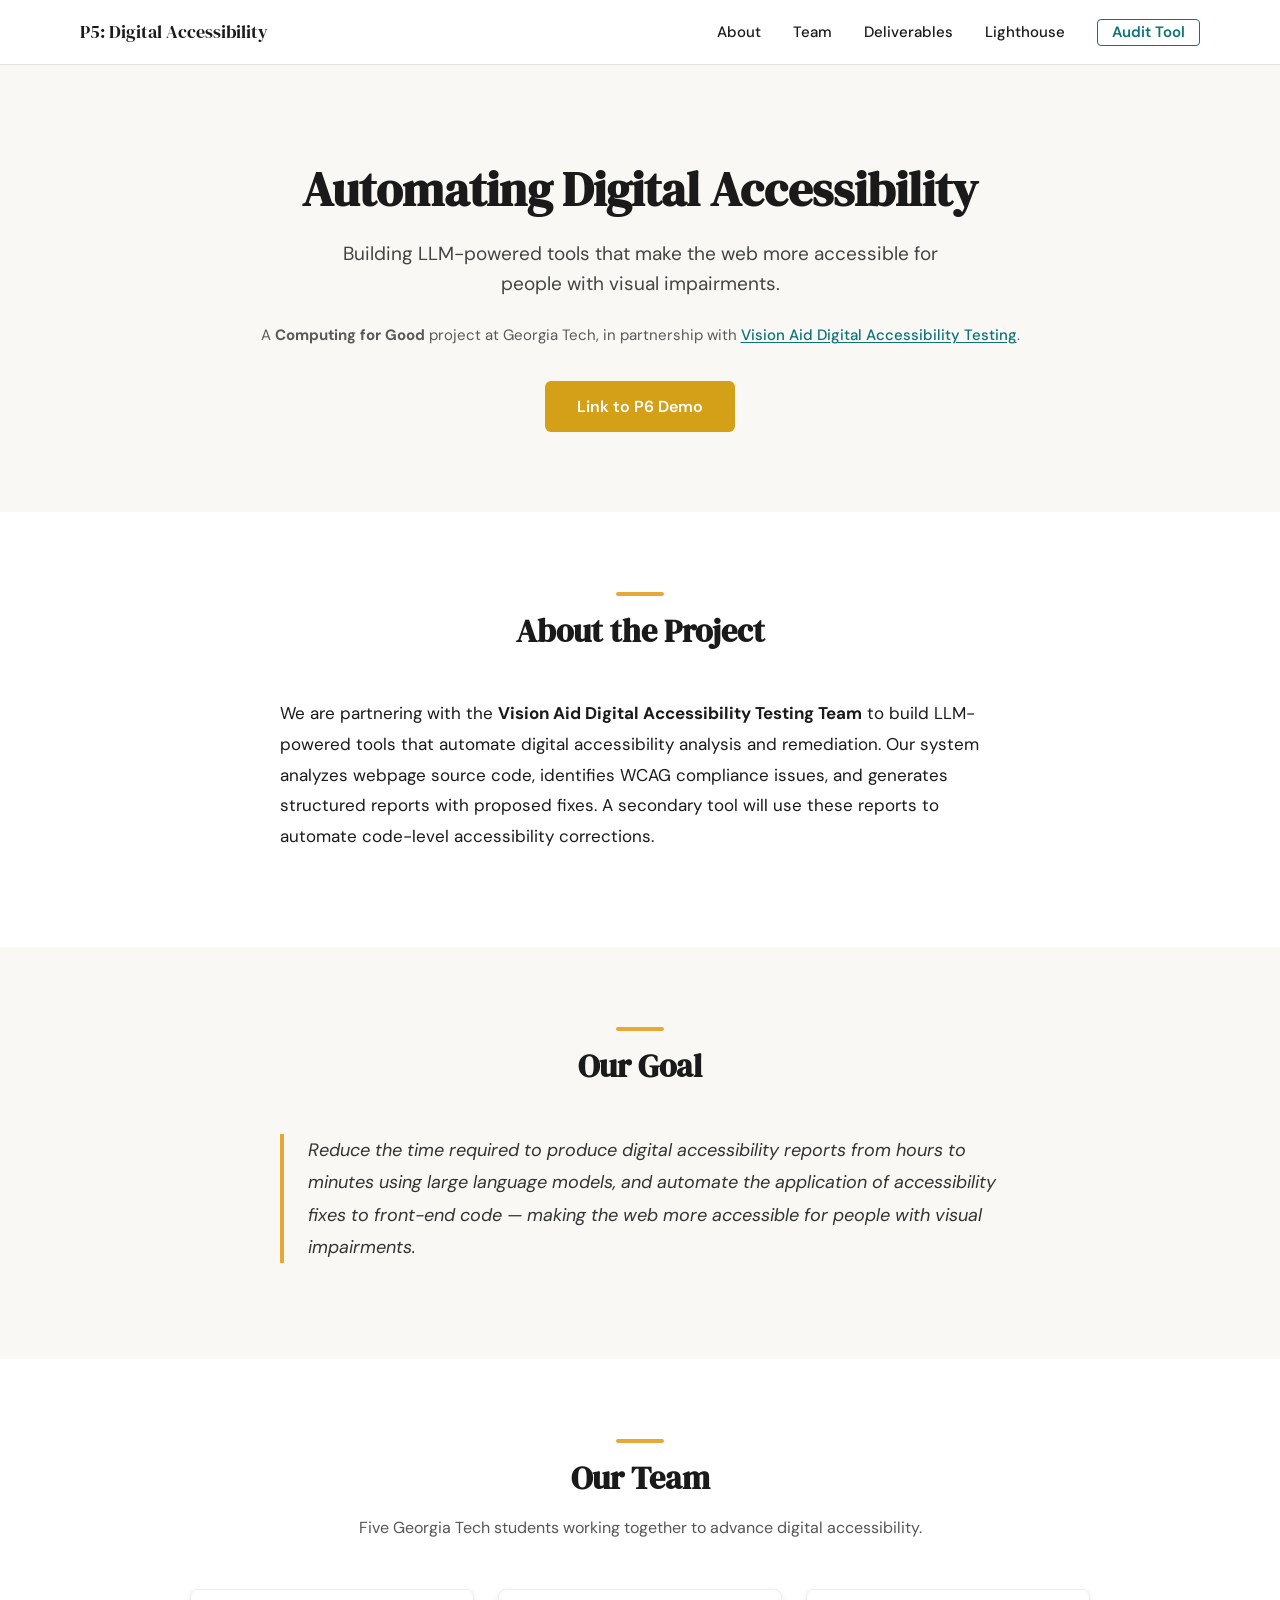
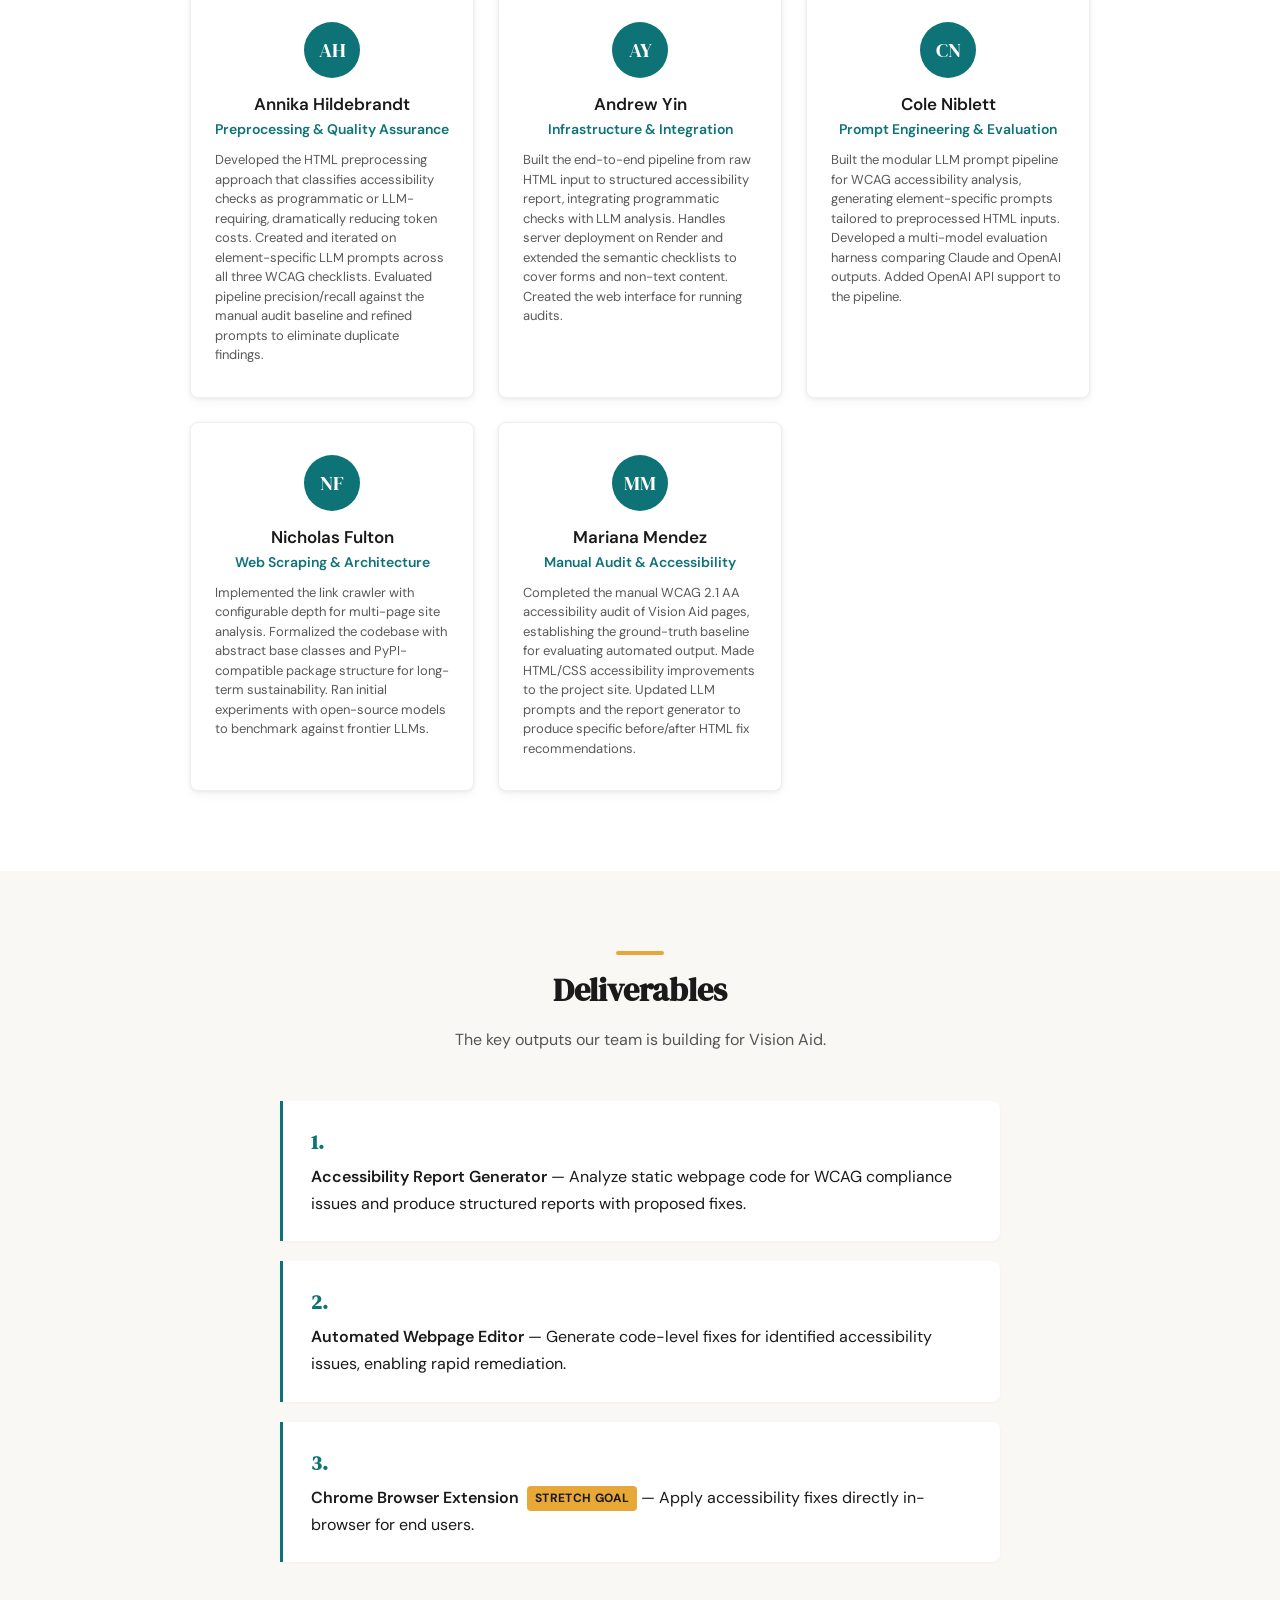
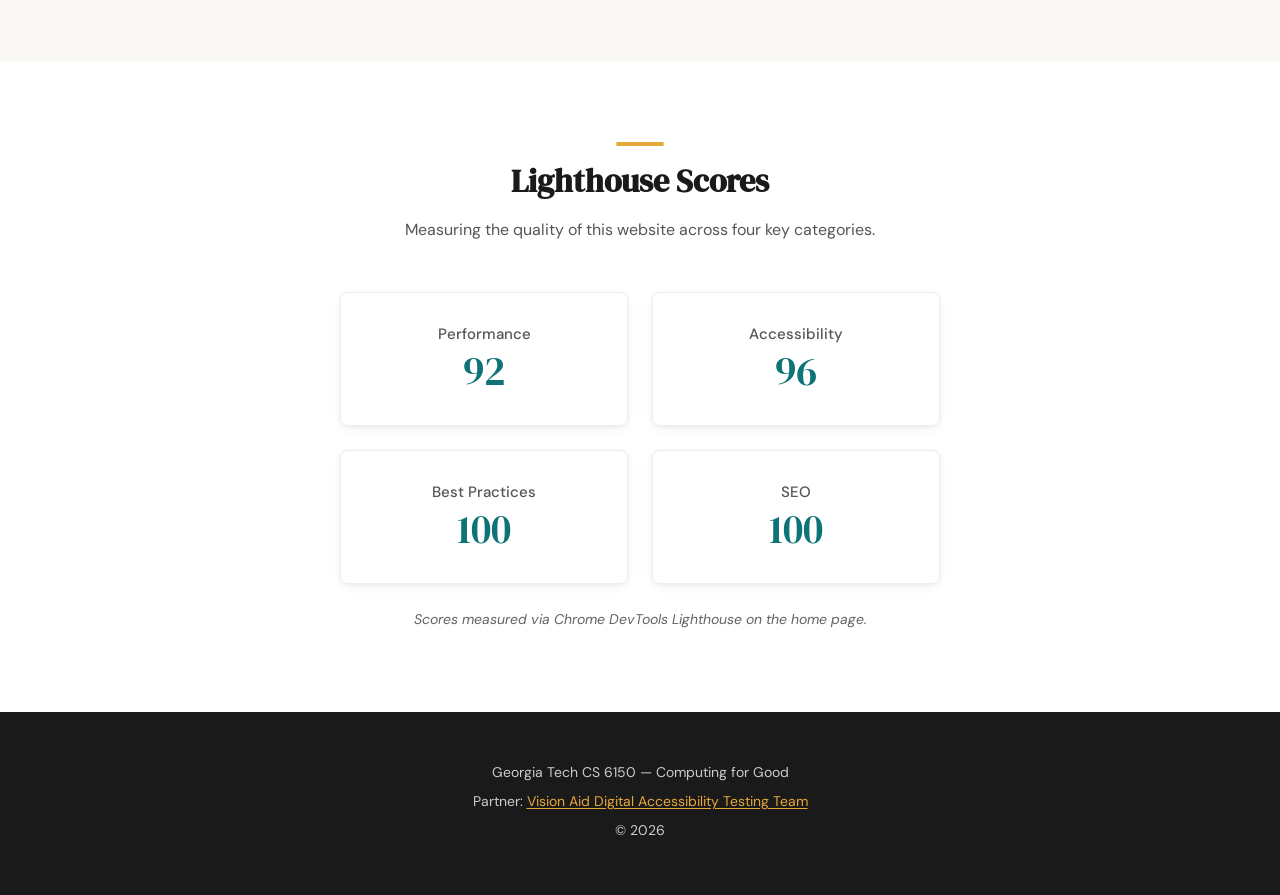
<file: index.html>
<!DOCTYPE html>
<html lang="en">
  <head>
    <meta charset="UTF-8" />
    <meta name="viewport" content="width=device-width, initial-scale=1" />
    <meta
      name="description"
      content="P5: Automating Digital Accessibility — a Georgia Tech C4G project partnering with Vision Aid to build LLM-powered tools for WCAG compliance analysis and automated accessibility remediation."
    />
    <meta name="robots" content="index, follow" />
    <title>P5: Automating Digital Accessibility | Georgia Tech C4G</title>

    <!-- Google Fonts -->
    <link rel="preconnect" href="https://fonts.googleapis.com" />
    <link rel="preconnect" href="https://fonts.gstatic.com" crossorigin />
    <link
      href="https://fonts.googleapis.com/css2?family=DM+Sans:wght@400;500;600;700&family=DM+Serif+Display&display=swap"
      rel="stylesheet"
    />

    <!-- Stylesheet -->
    <link rel="stylesheet" href="styles.css" />
  </head>
  <body>
    <!-- Skip to main content -->
    <a href="#main" class="skip-link">Skip to main content</a>

    <!-- Navigation -->
    <header class="navbar">
      <nav class="navbar-inner" aria-label="Primary navigation">
        <a href="#hero" class="navbar-brand" id="projectBrandLink"
          >P5: Digital Accessibility</a
        >
        <button
          class="hamburger"
          id="hamburgerBtn"
          aria-controls="navLinks"
          aria-expanded="false"
          aria-label="Open navigation menu"
        >
          <span class="hamburger-bar"></span>
          <span class="hamburger-bar"></span>
          <span class="hamburger-bar"></span>
        </button>
        <ul class="nav-links" id="navLinks">
          <li><a href="#about" class="project-nav-link">About</a></li>
          <li><a href="#team" class="project-nav-link">Team</a></li>
          <li>
            <a href="#deliverables" class="project-nav-link">Deliverables</a>
          </li>
          <li><a href="#lighthouse" class="project-nav-link">Lighthouse</a></li>
          <li>
            <button class="nav-audit-btn" id="auditTabBtn" aria-pressed="false">
              Audit Tool
            </button>
          </li>
        </ul>
      </nav>
    </header>

    <!-- Main Content -->
    <main id="main">
      <!-- ── Project content (hidden when Audit Tool tab is active) ── -->
      <div id="projectContent">
        <!-- Hero Section -->
        <section id="hero" class="hero" aria-labelledby="hero-heading">
          <div class="container">
            <h1 id="hero-heading">Automating Digital Accessibility</h1>
            <p class="hero-subtitle">
              Building LLM-powered tools that make the web more accessible for
              people with visual impairments.
            </p>
            <p class="hero-partner">
              A <strong>Computing for Good</strong> project at Georgia Tech, in
              partnership with
              <a href="https://dat.visionaid.org/"
                >Vision Aid Digital Accessibility Testing</a
              >.
            </p>
          </div>
          <div class="survey-container">
            <a
              href="https://gtvault-my.sharepoint.com/:v:/g/personal/ahildebrandt3_gatech_edu/IQCbVzYIh9afSqegy5lM89HQAVDxiCbNS8i6-nFzSI2Egkg?nav=eyJyZWZlcnJhbEluZm8iOnsicmVmZXJyYWxBcHAiOiJTdHJlYW1XZWJBcHAiLCJyZWZlcnJhbFZpZXciOiJTaGFyZURpYWxvZy1MaW5rIiwicmVmZXJyYWxBcHBQbGF0Zm9ybSI6IldlYiIsInJlZmVycmFsTW9kZSI6InZpZXcifX0%3D&e=eeJ0dG"
              class="survey-btn"
              target="_blank"
              rel="noopener noreferrer"
              >Link to P6 Demo</a
            >
          </div>
        </section>

        <!-- About Section -->
        <section id="about" aria-labelledby="about-heading">
          <div class="container">
            <div class="section-header">
              <div class="accent-bar" aria-hidden="true"></div>
              <h2 id="about-heading">About the Project</h2>
            </div>
            <div class="about-content">
              <p>
                We are partnering with the
                <strong>Vision Aid Digital Accessibility Testing Team</strong>
                to build LLM-powered tools that automate digital accessibility
                analysis and remediation. Our system analyzes webpage source
                code, identifies WCAG compliance issues, and generates
                structured reports with proposed fixes. A secondary tool will
                use these reports to automate code-level accessibility
                corrections.
              </p>
            </div>
          </div>
        </section>

        <!-- Goal Section -->
        <section id="goal" aria-labelledby="goal-heading">
          <div class="container">
            <div class="section-header">
              <div class="accent-bar" aria-hidden="true"></div>
              <h2 id="goal-heading">Our Goal</h2>
            </div>
            <div class="goal-content">
              <blockquote>
                <p>
                  Reduce the time required to produce digital accessibility
                  reports from hours to minutes using large language models, and
                  automate the application of accessibility fixes to front-end
                  code — making the web more accessible for people with visual
                  impairments.
                </p>
              </blockquote>
            </div>
          </div>
        </section>

        <!-- Team Section -->
        <section id="team" aria-labelledby="team-heading">
          <div class="container">
            <div class="section-header">
              <div class="accent-bar" aria-hidden="true"></div>
              <h2 id="team-heading">Our Team</h2>
              <p>
                Five Georgia Tech students working together to advance digital
                accessibility.
              </p>
            </div>
            <ul class="team-grid" role="list">
              <li class="team-card">
                <div class="team-card-initial" aria-hidden="true">AH</div>
                <h3>Annika Hildebrandt</h3>
                <p class="team-role">Preprocessing & Quality Assurance</p>
                <p class="team-desc">
                  Developed the HTML preprocessing approach that classifies
                  accessibility checks as programmatic or LLM-requiring,
                  dramatically reducing token costs. Created and iterated on
                  element-specific LLM prompts across all three WCAG checklists.
                  Evaluated pipeline precision/recall against the manual audit
                  baseline and refined prompts to eliminate duplicate findings.
                </p>
              </li>
              <li class="team-card">
                <div class="team-card-initial" aria-hidden="true">AY</div>
                <h3>Andrew Yin</h3>
                <p class="team-role">Infrastructure & Integration</p>
                <p class="team-desc">
                  Built the end-to-end pipeline from raw HTML input to
                  structured accessibility report, integrating programmatic
                  checks with LLM analysis. Handles server deployment on Render
                  and extended the semantic checklists to cover forms and
                  non-text content. Created the web interface for running
                  audits.
                </p>
              </li>
              <li class="team-card">
                <div class="team-card-initial" aria-hidden="true">CN</div>
                <h3>Cole Niblett</h3>
                <p class="team-role">Prompt Engineering & Evaluation</p>
                <p class="team-desc">
                  Built the modular LLM prompt pipeline for WCAG accessibility
                  analysis, generating element-specific prompts tailored to
                  preprocessed HTML inputs. Developed a multi-model evaluation
                  harness comparing Claude and OpenAI outputs. Added OpenAI API
                  support to the pipeline.
                </p>
              </li>
              <li class="team-card">
                <div class="team-card-initial" aria-hidden="true">NF</div>
                <h3>Nicholas Fulton</h3>
                <p class="team-role">Web Scraping & Architecture</p>
                <p class="team-desc">
                  Implemented the link crawler with configurable depth for
                  multi-page site analysis. Formalized the codebase with
                  abstract base classes and PyPI-compatible package structure
                  for long-term sustainability. Ran initial experiments with
                  open-source models to benchmark against frontier LLMs.
                </p>
              </li>
              <li class="team-card">
                <div class="team-card-initial" aria-hidden="true">MM</div>
                <h3>Mariana Mendez</h3>
                <p class="team-role">Manual Audit & Accessibility</p>
                <p class="team-desc">
                  Completed the manual WCAG 2.1 AA accessibility audit of Vision
                  Aid pages, establishing the ground-truth baseline for
                  evaluating automated output. Made HTML/CSS accessibility
                  improvements to the project site. Updated LLM prompts and the
                  report generator to produce specific before/after HTML fix
                  recommendations.
                </p>
              </li>
            </ul>
          </div>
        </section>

        <!-- Deliverables Section -->
        <section id="deliverables" aria-labelledby="deliverables-heading">
          <div class="container">
            <div class="section-header">
              <div class="accent-bar" aria-hidden="true"></div>
              <h2 id="deliverables-heading">Deliverables</h2>
              <p>The key outputs our team is building for Vision Aid.</p>
            </div>
            <ol class="deliverables-list">
              <li>
                <strong>Accessibility Report Generator</strong> — Analyze static
                webpage code for WCAG compliance issues and produce structured
                reports with proposed fixes.
              </li>
              <li>
                <strong>Automated Webpage Editor</strong> — Generate code-level
                fixes for identified accessibility issues, enabling rapid
                remediation.
              </li>
              <li>
                <strong>Chrome Browser Extension</strong
                ><span class="stretch">Stretch Goal</span> — Apply accessibility
                fixes directly in-browser for end users.
              </li>
            </ol>
          </div>
        </section>

        <!-- Lighthouse Scores Section -->
        <section id="lighthouse" aria-labelledby="lighthouse-heading">
          <div class="container">
            <div class="section-header">
              <div class="accent-bar" aria-hidden="true"></div>
              <h2 id="lighthouse-heading">Lighthouse Scores</h2>
              <p>
                Measuring the quality of this website across four key
                categories.
              </p>
            </div>
            <div class="lighthouse-grid" role="list">
              <div
                class="lighthouse-card"
                role="listitem"
                aria-label="Performance score: 92 out of 100"
              >
                <h3 aria-hidden="true">Performance</h3>
                <span class="lighthouse-score" aria-hidden="true">92</span>
              </div>
              <div
                class="lighthouse-card"
                role="listitem"
                aria-label="Accessibility score: 96 out of 100"
              >
                <h3 aria-hidden="true">Accessibility</h3>
                <span class="lighthouse-score" aria-hidden="true">96</span>
              </div>
              <div
                class="lighthouse-card"
                role="listitem"
                aria-label="Best Practices score: 100 out of 100"
              >
                <h3 aria-hidden="true">Best Practices</h3>
                <span class="lighthouse-score" aria-hidden="true">100</span>
              </div>
              <div
                class="lighthouse-card"
                role="listitem"
                aria-label="SEO score: 100 out of 100"
              >
                <h3 aria-hidden="true">SEO</h3>
                <span class="lighthouse-score" aria-hidden="true">100</span>
              </div>
            </div>
            <p class="lighthouse-note">
              Scores measured via Chrome DevTools Lighthouse on the home page.
            </p>
          </div>
        </section>
      </div>

      <section
        id="auditTool"
        class="audit-section"
        hidden
        aria-labelledby="audit-heading"
      >
        <div class="container">
          <div class="section-header">
            <div class="accent-bar" aria-hidden="true"></div>
            <h2 id="audit-heading">Accessibility Audit Tool</h2>
            <p>
              Provide an HTML file, or enter a URL to fetch and audit — with
              optional recursive crawling of nested pages.
            </p>
          </div>

          <form id="auditForm" class="audit-form" novalidate>
            <!-- Input mode selector -->
            <div
              class="audit-mode-group"
              role="group"
              aria-labelledby="auditModeLabel"
            >
              <p class="audit-mode-label" id="auditModeLabel">Input type</p>
              <div class="audit-mode-tabs">
                <label class="audit-mode-tab">
                  <input type="radio" name="auditMode" value="html" checked />
                  <span>HTML File</span>
                </label>
                <label class="audit-mode-tab">
                  <input type="radio" name="auditMode" value="url" />
                  <span>URL &#8212; Single Page</span>
                </label>
                <label class="audit-mode-tab">
                  <input type="radio" name="auditMode" value="url-nested" />
                  <span>URL &#8212; With Crawl</span>
                </label>
              </div>
            </div>

            <!-- HTML file input -->
            <div id="htmlInputSection">
              <div class="form-group">
                <label for="fileInput"
                  >HTML File
                  <span class="required-mark" aria-hidden="true">*</span
                  ><span class="sr-only">(required)</span></label
                >

                <div
                  class="drop-zone"
                  id="dropZone"
                  tabindex="0"
                  role="group"
                  aria-label="File upload area"
                >
                  <input
                    type="file"
                    id="fileInput"
                    accept=".html,.htm"
                    class="file-input-hidden"
                    aria-required="true"
                  />

                  <!-- Default state -->
                  <div id="dropZoneIdle">
                    <svg
                      class="drop-icon"
                      aria-hidden="true"
                      viewBox="0 0 24 24"
                      fill="none"
                      stroke="currentColor"
                      stroke-width="1.5"
                      stroke-linecap="round"
                      stroke-linejoin="round"
                    >
                      <path d="M12 16V4m0 0L8 8m4-4 4 4" />
                      <path d="M4 16v2a2 2 0 0 0 2 2h12a2 2 0 0 0 2-2v-2" />
                    </svg>
                    <p class="drop-label">
                      Drag an <code>.html</code> file here
                    </p>
                    <p class="drop-hint">
                      or
                      <button type="button" class="browse-link" id="browseBtn">
                        click to browse
                      </button>
                    </p>
                  </div>

                  <!-- File selected state -->
                  <div id="dropZoneFile" hidden>
                    <svg
                      class="drop-icon drop-icon--ok"
                      aria-hidden="true"
                      viewBox="0 0 24 24"
                      fill="none"
                      stroke="currentColor"
                      stroke-width="1.5"
                      stroke-linecap="round"
                      stroke-linejoin="round"
                    >
                      <path
                        d="M14 2H6a2 2 0 0 0-2 2v16a2 2 0 0 0 2 2h12a2 2 0 0 0 2-2V8z"
                      />
                      <polyline points="14 2 14 8 20 8" />
                      <polyline points="9 15 11 17 15 13" />
                    </svg>
                    <p class="drop-filename" id="dropFilename"></p>
                    <p class="drop-filesize" id="dropFilesize"></p>
                    <button
                      type="button"
                      class="file-clear-btn"
                      id="fileClearBtn"
                      aria-label="Remove file"
                    >
                      &#10005; Remove
                    </button>
                  </div>
                </div>

                <p
                  class="form-error"
                  id="fileError"
                  role="alert"
                  aria-live="assertive"
                  hidden
                ></p>

                <!-- Paste fallback -->
                <details class="paste-fallback">
                  <summary>Or paste HTML directly</summary>
                  <textarea
                    id="htmlInput"
                    rows="12"
                    placeholder="Paste the complete HTML source here…"
                    spellcheck="false"
                    autocomplete="off"
                    aria-label="Paste HTML source code"
                  ></textarea>
                </details>
              </div>
            </div>
            <!-- /#htmlInputSection -->

            <!-- URL input -->
            <div id="urlInputSection" hidden>
              <div class="form-group">
                <label for="urlInput"
                  >URL <span class="required-mark" aria-hidden="true">*</span
                  ><span class="sr-only">(required)</span></label
                >
                <input
                  type="url"
                  id="urlInput"
                  name="url"
                  placeholder="https://example.com/"
                  autocomplete="off"
                  aria-describedby="urlInputHint"
                />
                <p class="field-hint" id="urlInputHint">
                  The server fetches and audits this page.
                  <em>URL &#8212; With Crawl</em> also follows in-domain links
                  up to one level deep (max&nbsp;10 links per page).
                </p>
                <p
                  class="form-error"
                  id="urlError"
                  role="alert"
                  aria-live="assertive"
                  hidden
                ></p>
              </div>
            </div>

            <div class="form-row">
              <div class="form-group">
                <label for="apiKeyInput"
                  ><span id="apiKeyLabel">Anthropic API Key</span>
                  <span class="optional-mark">(optional)</span></label
                >
                <div class="api-key-row">
                  <input
                    type="password"
                    id="apiKeyInput"
                    name="api_key"
                    placeholder="sk-ant-api03-…"
                    autocomplete="off"
                    aria-describedby="apiKeyHint apiKeyValidateStatus"
                  />
                  <button
                    type="button"
                    id="toggleKeyBtn"
                    class="toggle-key-btn"
                    aria-label="Show API key"
                  >
                    <svg
                      id="eyeIcon"
                      aria-hidden="true"
                      viewBox="0 0 24 24"
                      fill="none"
                      stroke="currentColor"
                      stroke-width="1.5"
                      stroke-linecap="round"
                      stroke-linejoin="round"
                      width="20"
                      height="20"
                    >
                      <path d="M1 12s4-8 11-8 11 8 11 8-4 8-11 8-11-8-11-8z" />
                      <circle cx="12" cy="12" r="3" />
                    </svg>
                    <svg
                      id="eyeOffIcon"
                      aria-hidden="true"
                      viewBox="0 0 24 24"
                      fill="none"
                      stroke="currentColor"
                      stroke-width="1.5"
                      stroke-linecap="round"
                      stroke-linejoin="round"
                      width="20"
                      height="20"
                    >
                      <path
                        d="M17.94 17.94A10.07 10.07 0 0 1 12 20c-7 0-11-8-11-8a18.45 18.45 0 0 1 5.06-5.94"
                      />
                      <path
                        d="M9.9 4.24A9.12 9.12 0 0 1 12 4c7 0 11 8 11 8a18.5 18.5 0 0 1-2.16 3.19"
                      />
                      <line x1="1" y1="1" x2="23" y2="23" />
                    </svg>
                  </button>
                  <button
                    type="button"
                    id="validateKeyBtn"
                    class="validate-key-btn"
                    aria-label="Validate API key"
                  >
                    Validate
                  </button>
                </div>
                <p class="field-hint" id="apiKeyHint">
                  Without a key, only programmatic checks run. Never stored or
                  logged.
                </p>
                <p
                  class="key-validate-status"
                  id="apiKeyValidateStatus"
                  aria-live="polite"
                  hidden
                ></p>
              </div>

              <div class="form-group">
                <label for="modelSelect">Model</label>
                <select id="modelSelect" name="model">
                  <optgroup label="Claude (Anthropic)">
                    <option value="claude-haiku-4-5-20251001">
                      Claude Haiku 4.5 — faster, cheaper
                    </option>
                    <option value="claude-sonnet-4-20250514">
                      Claude Sonnet 4 — higher quality
                    </option>
                  </optgroup>
                  <optgroup label="OpenAI">
                    <option value="gpt-4o-mini">
                      GPT-4o mini — faster, cheaper
                    </option>
                    <option value="gpt-4o">GPT-4o — higher quality</option>
                    <option value="gpt-4.1-mini">
                      GPT-4.1 mini — faster, cheaper
                    </option>
                    <option value="gpt-4.1">GPT-4.1 — higher quality</option>
                  </optgroup>
                </select>
              </div>
            </div>

            <button type="submit" class="audit-btn" id="auditSubmitBtn">
              Run Audit
            </button>
            <p class="sr-only" id="auditStatus" role="status"></p>
          </form>

          <!-- Results area -->
          <div id="auditResults" class="audit-results" style="display: none">
            <div id="auditResultsContent" aria-live="polite"></div>
          </div>

          <div class="survey-container">
            <a
              href="https://docs.google.com/forms/d/e/1FAIpQLSdWsgKpL2cK6Y2v9uYgQ3UbfmJQKNWrcCA_0YoMXzZMEnLuYA/viewform?usp=header"
              class="survey-btn"
              target="_blank"
              rel="noopener noreferrer"
              >Share Your Feedback</a
            >
          </div>
        </div>
      </section>
      <!-- /#auditTool -->
    </main>

    <!-- Footer -->
    <footer class="site-footer">
      <div class="footer-inner container">
        <p>Georgia Tech CS 6150 — Computing for Good</p>
        <p>
          Partner:
          <a href="https://dat.visionaid.org/"
            >Vision Aid Digital Accessibility Testing Team</a
          >
        </p>
        <p>&copy; 2026</p>
      </div>
    </footer>

    <script>
      // ── Tab switching ──────────────────────────────────────────────────────────
      const auditTabBtn = document.getElementById("auditTabBtn");
      const projectContent = document.getElementById("projectContent");
      const auditTool = document.getElementById("auditTool");
      const brandLink = document.getElementById("projectBrandLink");

      function showAudit() {
        projectContent.hidden = true;
        auditTool.hidden = false;
        auditTabBtn.setAttribute("aria-pressed", "true");
        auditTabBtn.classList.add("active");
        window.scrollTo({ top: 0, behavior: "smooth" });
      }

      function showProject() {
        projectContent.hidden = false;
        auditTool.hidden = true;
        auditTabBtn.setAttribute("aria-pressed", "false");
        auditTabBtn.classList.remove("active");
      }

      auditTabBtn.addEventListener("click", () => {
        auditTool.hidden ? showAudit() : showProject();
      });

      brandLink.addEventListener("click", showProject);
      document.querySelectorAll(".project-nav-link").forEach((link) => {
        link.addEventListener("click", showProject);
      });

      // ── API key label switching based on model ────────────────────────────────
      const OPENAI_PREFIXES = ["gpt-", "o1", "o3", "o4"];
      function isOpenAIModel(model) {
        return OPENAI_PREFIXES.some((p) => model.startsWith(p));
      }

      const modelSelect = document.getElementById("modelSelect");
      const apiKeyLabel = document.getElementById("apiKeyLabel");
      const apiKeyInput = document.getElementById("apiKeyInput");

      function updateApiKeyField() {
        if (isOpenAIModel(modelSelect.value)) {
          apiKeyLabel.textContent = "OpenAI API Key";
          apiKeyInput.placeholder = "sk-…";
        } else {
          apiKeyLabel.textContent = "Anthropic API Key";
          apiKeyInput.placeholder = "sk-ant-api03-…";
        }
      }

      modelSelect.addEventListener("change", updateApiKeyField);

      // ── API key validation ────────────────────────────────────────────────────
      const validateKeyBtn = document.getElementById("validateKeyBtn");
      const apiKeyValidateStatus = document.getElementById(
        "apiKeyValidateStatus"
      );

      validateKeyBtn.addEventListener("click", async () => {
        const key = apiKeyInput.value.trim();
        if (!key) {
          apiKeyValidateStatus.hidden = false;
          apiKeyValidateStatus.className = "key-validate-status invalid";
          apiKeyValidateStatus.textContent = "Please enter an API key first.";
          return;
        }

        const provider = isOpenAIModel(modelSelect.value)
          ? "openai"
          : "anthropic";

        validateKeyBtn.disabled = true;
        apiKeyValidateStatus.hidden = false;
        apiKeyValidateStatus.className = "key-validate-status validating";
        apiKeyValidateStatus.textContent = "Validating\u2026";

        try {
          const resp = await fetch("/api/validate-key", {
            method: "POST",
            headers: { "Content-Type": "application/json" },
            body: JSON.stringify({ api_key: key, provider }),
          });
          const result = await resp.json();
          if (result.valid) {
            apiKeyValidateStatus.className = "key-validate-status valid";
            apiKeyValidateStatus.textContent = "\u2713 Valid API key";
          } else {
            apiKeyValidateStatus.className = "key-validate-status invalid";
            apiKeyValidateStatus.textContent =
              "\u2717 " + (result.error || "Invalid API key");
          }
        } catch {
          apiKeyValidateStatus.className = "key-validate-status invalid";
          apiKeyValidateStatus.textContent =
            "\u2717 Could not reach validation endpoint.";
        } finally {
          validateKeyBtn.disabled = false;
        }
      });

      // Clear validation status when the key is edited
      // API key show/hide toggle
      const toggleKeyBtn = document.getElementById("toggleKeyBtn");
      const eyeIcon = document.getElementById("eyeIcon");
      const eyeOffIcon = document.getElementById("eyeOffIcon");

      toggleKeyBtn.addEventListener("click", () => {
        const isPassword = apiKeyInput.type === "password";
        apiKeyInput.type = isPassword ? "text" : "password";
        toggleKeyBtn.classList.toggle("showing", isPassword);
        toggleKeyBtn.setAttribute(
          "aria-label",
          isPassword ? "Hide API key" : "Show API key"
        );
      });

      apiKeyInput.addEventListener("input", () => {
        apiKeyValidateStatus.hidden = true;
        apiKeyValidateStatus.textContent = "";
        apiKeyValidateStatus.className = "key-validate-status";
      });

      // Input mode switching
      const htmlInputSection = document.getElementById("htmlInputSection");
      const urlInputSection = document.getElementById("urlInputSection");

      document.querySelectorAll('input[name="auditMode"]').forEach((radio) => {
        radio.addEventListener("change", () => {
          const isHtml = radio.value === "html";
          htmlInputSection.hidden = !isHtml;
          urlInputSection.hidden = isHtml;
        });
      });

      function getAuditMode() {
        return document.querySelector('input[name="auditMode"]:checked').value;
      }

      // ── Drag-and-drop / file input ────────────────────────────────────────────
      let htmlFileContent = null;

      const dropZone = document.getElementById("dropZone");
      const fileInput = document.getElementById("fileInput");
      const browseBtn = document.getElementById("browseBtn");
      const fileClearBtn = document.getElementById("fileClearBtn");
      const dropZoneIdle = document.getElementById("dropZoneIdle");
      const dropZoneFile = document.getElementById("dropZoneFile");
      const dropFilename = document.getElementById("dropFilename");
      const dropFilesize = document.getElementById("dropFilesize");
      const fileError = document.getElementById("fileError");

      function showError(msg) {
        fileError.hidden = false;
        fileError.textContent = msg;
      }

      function clearError() {
        fileError.textContent = "";
        fileError.hidden = true;
      }

      function loadFile(file) {
        clearError();
        if (!file || !file.name.match(/\.html?$/i)) {
          showError("Please select an .html or .htm file.");
          return;
        }
        const reader = new FileReader();
        reader.onload = (ev) => {
          htmlFileContent = ev.target.result;
          dropFilename.textContent = file.name;
          dropFilesize.textContent = formatBytes(file.size);
          dropZoneIdle.hidden = true;
          dropZoneFile.hidden = false;
          dropZone.classList.add("has-file");
        };
        reader.readAsText(file, "utf-8");
      }

      function clearFile() {
        htmlFileContent = null;
        fileInput.value = "";
        dropZoneIdle.hidden = false;
        dropZoneFile.hidden = true;
        dropZone.classList.remove("has-file", "drag-over");
        clearError();
      }

      function formatBytes(n) {
        if (n < 1024) return n + " B";
        if (n < 1024 * 1024) return (n / 1024).toFixed(1) + " KB";
        return (n / (1024 * 1024)).toFixed(1) + " MB";
      }

      browseBtn.addEventListener("click", () => fileInput.click());
      fileClearBtn.addEventListener("click", clearFile);
      fileInput.addEventListener("change", () => {
        if (fileInput.files[0]) loadFile(fileInput.files[0]);
      });

      dropZone.addEventListener("keydown", (e) => {
        if ((e.key === "Enter" || e.key === " ") && !htmlFileContent) {
          e.preventDefault();
          fileInput.click();
        }
      });

      dropZone.addEventListener("dragover", (e) => {
        e.preventDefault();
        dropZone.classList.add("drag-over");
      });
      dropZone.addEventListener("dragleave", () =>
        dropZone.classList.remove("drag-over")
      );
      dropZone.addEventListener("drop", (e) => {
        e.preventDefault();
        dropZone.classList.remove("drag-over");
        if (e.dataTransfer.files[0]) loadFile(e.dataTransfer.files[0]);
      });

      document
        .getElementById("auditTool")
        .addEventListener("dragover", (e) => e.preventDefault());
      document.getElementById("auditTool").addEventListener("drop", (e) => {
        e.preventDefault();
        if (e.dataTransfer.files[0]) loadFile(e.dataTransfer.files[0]);
      });

      // ── Audit form submission ─────────────────────────────────────────────────
      document
        .getElementById("auditForm")
        .addEventListener("submit", async (e) => {
          e.preventDefault();
          clearError();
          const _urlErr = document.getElementById("urlError");
          if (_urlErr) {
            _urlErr.hidden = true;
            _urlErr.textContent = "";
          }

          const mode = getAuditMode();
          const model = document.getElementById("modelSelect").value;
          const keyValue = document.getElementById("apiKeyInput").value.trim();
          const keyField = isOpenAIModel(model) ? "openai_api_key" : "api_key";

          let endpoint, requestBody;
          if (mode === "html") {
            const htmlContent =
              htmlFileContent ||
              document.getElementById("htmlInput").value.trim();
            if (!htmlContent) {
              showError(
                "Please drop an HTML file or paste HTML before running the audit."
              );
              fileInput.focus();
              return;
            }
            endpoint = "/api/audit";
            requestBody = {
              html_content: htmlContent,
              [keyField]: keyValue,
              model,
            };
          } else {
            const urlVal = document.getElementById("urlInput").value.trim();
            if (!urlVal) {
              _urlErr.textContent =
                "Please enter a URL before running the audit.";
              _urlErr.hidden = false;
              document.getElementById("urlInput").focus();
              return;
            }
            endpoint =
              mode === "url-nested"
                ? "/api/audit/url/nested"
                : "/api/audit/url";
            requestBody = { url: urlVal, [keyField]: keyValue, model };
          }

          const submitBtn = document.getElementById("auditSubmitBtn");
          const resultsSection = document.getElementById("auditResults");
          const content = document.getElementById("auditResultsContent");

          submitBtn.disabled = true;
          submitBtn.textContent = "Running\u2026";
          document.getElementById("auditStatus").textContent =
            "Audit is running, please wait.";
          resultsSection.style.display = "none";
          content.innerHTML = "";

          // Show progress bar for all audit modes
          const isNested = mode === "url-nested";
          const initialMsg = isNested
            ? "Crawling pages\u2026"
            : "Starting audit\u2026";
          resultsSection.style.display = "block";
          content.innerHTML = `
            <div class="audit-progress" aria-hidden="true">
              <p class="progress-message" id="progressMessage">${initialMsg}</p>
              <div class="progress-bar-track" aria-hidden="true">
                <div class="progress-bar-fill" id="progressFill" style="width: 0%"></div>
              </div>
              <p class="progress-detail" id="progressDetail"></p>
            </div>
            <p class="sr-only" id="progressStatus" role="status" aria-live="polite" aria-atomic="true"></p>`;

          try {
            const res = await fetch(endpoint, {
              method: "POST",
              headers: { "Content-Type": "application/json" },
              body: JSON.stringify(requestBody),
            });

            // All endpoints now stream NDJSON
            const reader = res.body.getReader();
            const decoder = new TextDecoder();
            let buffer = "";
            let data = null;

            // Milestone tracking for screen reader announcements
            let llmAnnouncedStart = false;
            let llmAnnouncedHalf = false;

            function announceToSR(text) {
              const el = document.getElementById("progressStatus");
              if (!el) return;
              // Momentarily clear so identical consecutive messages re-trigger
              el.textContent = "";
              requestAnimationFrame(() => {
                el.textContent = text;
              });
            }

            while (true) {
              const { done, value } = await reader.read();
              if (done) break;
              buffer += decoder.decode(value, { stream: true });
              const lines = buffer.split("\n");
              buffer = lines.pop();
              for (const line of lines) {
                if (!line.trim()) continue;
                try {
                  const evt = JSON.parse(line);
                  if (evt.type === "progress") {
                    const msgEl = document.getElementById("progressMessage");
                    const detEl = document.getElementById("progressDetail");
                    const fillEl = document.getElementById("progressFill");

                    // ── Visual update (aria-hidden, updates freely) ──────────
                    if (evt.stage === "llm_progress") {
                      if (msgEl) msgEl.textContent = "LLM Analysis";
                      if (detEl)
                        detEl.textContent = evt.prompt_name
                          ? `${evt.prompt_name} (${evt.completed}/${evt.total})`
                          : "";
                    } else {
                      if (msgEl) msgEl.textContent = evt.message;
                      if (detEl) detEl.textContent = evt.page_url || "";
                    }

                    // ── Progress bar fill ────────────────────────────────────
                    if (fillEl) {
                      if (isNested && evt.page && evt.total_pages) {
                        const pct =
                          evt.stage === "page_complete"
                            ? Math.round((evt.page / evt.total_pages) * 100)
                            : Math.round(
                                ((evt.page - 0.5) / evt.total_pages) * 100
                              );
                        fillEl.style.width = pct + "%";
                      } else if (!isNested) {
                        const stagePct = {
                          starting: 2,
                          fetching: 2,
                          fetch_complete: 10,
                          programmatic_complete: 20,
                          extraction_complete: 30,
                          report_generating: 95,
                          report_complete: 100,
                        }[evt.stage];
                        if (stagePct !== undefined) {
                          fillEl.style.width = stagePct + "%";
                        } else if (
                          evt.stage === "llm_progress" &&
                          evt.total > 0
                        ) {
                          const pct =
                            30 + Math.round((evt.completed / evt.total) * 65);
                          fillEl.style.width = pct + "%";
                        }
                      }
                    }

                    // ── Screen reader milestone announcements ────────────────
                    // Only announce at key milestones — not every visual update.
                    if (evt.stage === "llm_progress") {
                      if (!llmAnnouncedStart) {
                        llmAnnouncedStart = true;
                        announceToSR("Running LLM analysis");
                      } else if (
                        !llmAnnouncedHalf &&
                        evt.total > 0 &&
                        evt.completed >= Math.ceil(evt.total / 2)
                      ) {
                        llmAnnouncedHalf = true;
                        announceToSR("LLM analysis halfway complete");
                      }
                    } else if (evt.stage === "programmatic_complete") {
                      announceToSR(evt.message);
                    } else if (evt.stage === "report_generating") {
                      announceToSR("Generating report");
                    } else if (evt.stage === "crawl_complete") {
                      announceToSR(evt.message);
                    } else if (
                      evt.stage === "auditing_page" &&
                      evt.page &&
                      evt.total_pages
                    ) {
                      announceToSR(
                        `Auditing page ${evt.page} of ${evt.total_pages}`
                      );
                    }
                  } else if (evt.type === "result") {
                    data = evt;
                  }
                } catch (_) {}
              }
            }
            if (buffer.trim()) {
              try {
                const evt = JSON.parse(buffer);
                if (evt.type === "result") data = evt;
              } catch (_) {}
            }
            if (!data) throw new Error("No result received from server");

            if (!data.success)
              throw new Error(data.error || "Unknown error from server");

            content.innerHTML = renderResults(data);
            document.getElementById("auditStatus").textContent =
              "Audit complete. Results are shown below.";
            resultsSection.style.display = "block";

            // Wire up page tree node toggles
            content.querySelectorAll(".page-node-header").forEach((header) => {
              const toggle = () => {
                const node = header.closest(".page-node");
                const isOpen = node.classList.toggle("open");
                header.setAttribute("aria-expanded", String(isOpen));
                node.querySelector(":scope > .page-node-body").hidden = !isOpen;
              };
              header.addEventListener("click", toggle);
              header.addEventListener("keydown", (e) => {
                if (e.key === "Enter" || e.key === " ") {
                  e.preventDefault();
                  toggle();
                }
              });
            });

            // Wire up LLM accordion toggles
            content.querySelectorAll(".llm-prompt-header").forEach((header) => {
              const toggle = () => {
                const prompt = header.closest(".llm-prompt");
                const isOpen = prompt.classList.toggle("open");
                header.setAttribute("aria-expanded", String(isOpen));
                prompt.querySelector(".llm-prompt-body").hidden = !isOpen;
              };
              header.addEventListener("click", toggle);
              header.addEventListener("keydown", (e) => {
                if (e.key === "Enter" || e.key === " ") {
                  e.preventDefault();
                  toggle();
                }
              });
            });

            // Wire up CSV download
            const dlBtn = document.getElementById("downloadReportBtn");
            if (dlBtn) {
              dlBtn.addEventListener("click", () => {
                const blob = new Blob([data.csv_report], {
                  type: "text/csv;charset=utf-8;",
                });
                const url = URL.createObjectURL(blob);
                const a = document.createElement("a");
                a.href = url;
                a.download = `accessibility-report-${new Date()
                  .toISOString()
                  .slice(0, 10)}.csv`;
                a.click();
                URL.revokeObjectURL(url);
              });
            }
          } catch (err) {
            document.getElementById("auditStatus").textContent =
              "Audit failed. See error details below.";
            content.innerHTML = `
          <div class="audit-error" role="alert">
            <strong>Could not reach the audit server.</strong><br>
            ${esc(err.message)}<br><br>
            Make sure the server is running:
            <code>python entry_points/api_server.py</code>
          </div>`;
            resultsSection.style.display = "block";
          } finally {
            submitBtn.disabled = false;
            submitBtn.textContent = "Run Audit";
            document.getElementById("auditStatus").textContent = "";
          }
        });

      // ── Helpers ───────────────────────────────────────────────────────────────

      function esc(str) {
        return String(str)
          .replace(/&/g, "&amp;")
          .replace(/</g, "&lt;")
          .replace(/>/g, "&gt;")
          .replace(/"/g, "&quot;");
      }

      function extractIssues(parsed) {
        if (!parsed) return [];
        if (Array.isArray(parsed)) return parsed;
        for (const key of ["issues", "findings", "problems", "violations"]) {
          if (Array.isArray(parsed[key])) return parsed[key];
        }
        return [];
      }

      function issueCount(parsed) {
        const issues = extractIssues(parsed);
        if (issues.length > 0) return issues.length;
        if (parsed && typeof parsed === "object") {
          return Object.entries(parsed).filter(
            ([k, v]) => k.startsWith("is_") && v === false
          ).length;
        }
        return 0;
      }

      function statCard(value, label) {
        return `<div class="summary-stat">
        <span class="stat-num">${esc(String(value))}</span>
        <span class="stat-label">${esc(label)}</span>
      </div>`;
      }

      // ── LLM result formatting ─────────────────────────────────────────────────

      function renderIssueCard(item) {
        if (typeof item === "string")
          return `<div class="issue-card"><p class="issue-desc">${esc(
            item
          )}</p></div>`;
        if (typeof item !== "object" || item === null)
          return `<div class="issue-card"><p>${esc(String(item))}</p></div>`;

        const shown = new Set();
        let html = '<div class="issue-card">';

        for (const k of [
          "issue",
          "problem",
          "description",
          "reason",
          "text",
          "finding",
        ]) {
          if (item[k]) {
            html += `<p class="issue-desc">${esc(item[k])}</p>`;
            shown.add(k);
            break;
          }
        }

        for (const k of ["element", "selector", "xpath", "path", "tag"]) {
          if (item[k]) {
            html += `<code class="issue-element">${esc(item[k])}</code>`;
            shown.add(k);
            break;
          }
        }

        for (const k of [
          "recommended_fix",
          "recommendation",
          "suggestion",
          "fix",
          "remedy",
          "proposed_fix",
        ]) {
          if (item[k]) {
            html += `<p class="issue-fix"><strong>Fix:</strong> ${esc(
              item[k]
            )}</p>`;
            shown.add(k);
            break;
          }
        }

        if (item.impact && !shown.has("impact")) {
          const lvl = item.impact.toLowerCase();
          html += `<span class="impact-badge impact-${lvl}">${esc(
            item.impact
          )}</span>`;
          shown.add("impact");
        }

        const rest = Object.entries(item).filter(([k]) => !shown.has(k));
        if (rest.length) {
          html += '<dl class="issue-meta">';
          for (const [k, v] of rest) {
            const val = typeof v === "string" ? v : JSON.stringify(v);
            html += `<dt>${esc(k)}</dt><dd>${esc(val)}</dd>`;
          }
          html += "</dl>";
        }

        html += "</div>";
        return html;
      }

      function renderObjectResponse(parsed) {
        let html = '<div class="llm-object">';
        for (const [key, val] of Object.entries(parsed)) {
          if (typeof val === "boolean") {
            const ok = val;
            html += `<div class="llm-obj-row">
            <span class="check-icon ${
              ok ? "check-ok" : "check-fail"
            }" aria-label="${ok ? "pass" : "fail"}">${
              ok ? "\u2713" : "\u2717"
            }</span>
            <span class="llm-obj-key">${esc(key.replace(/_/g, " "))}</span>
          </div>`;
          } else if (Array.isArray(val)) {
            if (val.length === 0) {
              html += `<div class="llm-obj-row">
              <span class="check-icon check-ok" aria-label="pass">\u2713</span>
              <span class="llm-obj-key">${esc(key.replace(/_/g, " "))}</span>
              <span class="llm-obj-empty">none</span>
            </div>`;
            } else {
              html += `<div class="llm-obj-section">
              <p class="llm-obj-section-label">${esc(
                key.replace(/_/g, " ")
              )} (${val.length})</p>`;
              html += val
                .map((v) =>
                  typeof v === "object"
                    ? renderIssueCard(v)
                    : `<div class="issue-card"><p class="issue-desc">${esc(
                        String(v)
                      )}</p></div>`
                )
                .join("");
              html += "</div>";
            }
          } else if (typeof val === "string" && val) {
            html += `<div class="llm-obj-row llm-obj-string">
            <span class="llm-obj-key">${esc(key.replace(/_/g, " "))}</span>
            <span class="llm-obj-val">${esc(val)}</span>
          </div>`;
          }
        }
        html += "</div>";
        return html;
      }

      function renderLLMBody(parsed) {
        if (!parsed) return '<p class="llm-empty">No response data.</p>';
        if (parsed.raw) return `<pre class="llm-json">${esc(parsed.raw)}</pre>`;
        if (Array.isArray(parsed)) {
          return parsed.length === 0
            ? '<p class="llm-empty">\u2713 No issues found.</p>'
            : parsed.map(renderIssueCard).join("");
        }
        return renderObjectResponse(parsed);
      }

      // ── Shared per-page content renderer ─────────────────────────────────────
      // Renders programmatic findings table + LLM accordion for one page's data.
      // headingTag: "h3" for single-page, "h4" for tree nodes.

      function renderPageContent(progFindings, llmResults, headingTag) {
        const tag = headingTag || "h3";
        let html = "";

        html += `<div class="findings-section">`;
        html += `<${tag}>Programmatic Findings <span class="findings-count">${progFindings.length}</span></${tag}>`;
        if (progFindings.length === 0) {
          html +=
            '<p class="findings-empty">\u2713 No programmatic issues found.</p>';
        } else {
          html +=
            '<div class="findings-table-wrapper"><table class="findings-table"><thead><tr><th scope="col">Rule ID</th><th scope="col">Rule Name</th><th scope="col">Description</th></tr></thead><tbody>';
          for (const f of progFindings) {
            html += `<tr>
              <td><code class="rule-id">${esc(f.rule_id || "")}</code></td>
              <td>${esc(f.rule_name || "")}</td>
              <td>${esc(f.description || "")}</td>
            </tr>`;
          }
          html += "</tbody></table></div>";
        }
        html += "</div>";

        const llmEntries = Object.entries(llmResults || {});
        if (llmEntries.length > 0) {
          html += '<div class="findings-section">';
          html += `<${tag}>LLM Analysis <span class="findings-count">${
            llmEntries.length
          } prompt${llmEntries.length !== 1 ? "s" : ""}</span></${tag}>`;
          html += '<div class="llm-findings">';
          for (const [name, result] of llmEntries) {
            const wcag = (result.wcag_criteria || []).slice(0, 5);
            const issueN = issueCount(result.parsed);

            html += '<div class="llm-prompt">';
            html +=
              '<div class="llm-prompt-header" role="button" tabindex="0" aria-expanded="false">';
            html += `<span class="llm-prompt-name">${esc(
              name.replace(/_/g, " ")
            )}</span>`;
            html += '<div class="llm-prompt-tags">';
            if (result.checklist)
              html += `<span class="llm-checklist-tag">${esc(
                result.checklist
              )}</span>`;
            for (const c of wcag)
              html += `<span class="wcag-tag">${esc(c)}</span>`;
            if (result.status === "dry_run") {
              html += '<span class="llm-badge dry-run">dry run</span>';
            } else if (issueN > 0) {
              html += `<span class="llm-badge has-issues">${issueN} issue${
                issueN !== 1 ? "s" : ""
              }</span>`;
            } else if (result.parsed) {
              html += '<span class="llm-badge pass">pass</span>';
            }
            html += "</div>";
            html +=
              '<svg class="llm-chevron" aria-hidden="true" viewBox="0 0 24 24" fill="none" stroke="currentColor" stroke-width="2.5" stroke-linecap="round" stroke-linejoin="round"><polyline points="6 9 12 15 18 9"/></svg>';
            html += "</div>";
            html += '<div class="llm-prompt-body" hidden>';
            html += renderLLMBody(result.parsed);
            html += "</div>";
            html += "</div>";
          }
          html += "</div>";
          html += "</div>";
        }

        return html;
      }

      // ── Recursive page tree node renderer ────────────────────────────────────

      function renderPageNode(pageUrl, tree, pageResults) {
        const result = (pageResults || {})[pageUrl] || {};
        const children = (tree || {})[pageUrl] || [];
        const progFindings = result.programmatic_findings || [];
        const llmResults = result.llm_results || {};
        const llmCount = Object.keys(llmResults).length;
        const issueTotal = progFindings.length + llmCount;

        const displayUrl = pageUrl.replace(/^https?:\/\//, "");

        let html = '<div class="page-node">';

        // Header (toggle)
        html +=
          '<div class="page-node-header" role="button" tabindex="0" aria-expanded="false">';
        html +=
          '<svg class="page-node-chevron" aria-hidden="true" viewBox="0 0 24 24" fill="none" stroke="currentColor" stroke-width="2.5" stroke-linecap="round" stroke-linejoin="round"><polyline points="6 9 12 15 18 9"/></svg>';
        html += `<span class="page-node-url" title="${esc(pageUrl)}">${esc(
          displayUrl
        )}</span>`;
        if (issueTotal > 0) {
          html += `<span class="page-node-badge has-issues">${issueTotal} issue${
            issueTotal !== 1 ? "s" : ""
          }</span>`;
        } else {
          html += '<span class="page-node-badge pass">pass</span>';
        }
        html += "</div>";

        // Body: findings for this page
        html += '<div class="page-node-body" hidden>';
        html += renderPageContent(progFindings, llmResults, "h4");
        html += "</div>";

        // Children (nested pages)
        if (children.length > 0) {
          html += '<div class="page-node-children">';
          for (const childUrl of children) {
            html += renderPageNode(childUrl, tree, pageResults);
          }
          html += "</div>";
        }

        html += "</div>";
        return html;
      }

      // ── Main results renderer ─────────────────────────────────────────────────

      function renderResults(data) {
        const s = data.summary;
        let html = "";

        html += '<div class="audit-summary">';
        html += statCard(s.programmatic_count, "Programmatic Issues");
        html += statCard(s.llm_prompts_run, "LLM Prompts Run");
        if (s.llm_prompts_skipped > 0)
          html += statCard(s.llm_prompts_skipped, "Prompts Skipped");
        if (s.pages && s.pages > 1) html += statCard(s.pages, "Pages Audited");
        if (s.estimated_cost_usd != null)
          html += statCard("$" + s.estimated_cost_usd.toFixed(4), "Est. Cost");
        html += "</div>";

        if (s.dry_run) {
          html +=
            '<p class="audit-notice">No API key provided \u2014 LLM analysis was skipped. Only programmatic findings are shown.</p>';
        }

        const isMultiPage =
          data.crawl_tree &&
          data.pages_audited &&
          data.pages_audited.length > 0;

        if (isMultiPage) {
          // Find root: the URL that is not a child of any other crawled URL
          const allChildren = new Set(Object.values(data.crawl_tree).flat());
          const rootUrl =
            Object.keys(data.crawl_tree).find((u) => !allChildren.has(u)) ||
            data.pages_audited[0];

          html += '<div class="page-tree">';
          html += renderPageNode(rootUrl, data.crawl_tree, data.page_results);
          html += "</div>";
        } else {
          html += renderPageContent(
            data.programmatic_findings || [],
            data.llm_results || {},
            "h3"
          );
        }

        if (data.csv_report) {
          const llmCount = Object.keys(data.llm_results || {}).length;
          const total = data.programmatic_findings.length + llmCount;
          html += `<div class="download-section">
          <p class="download-desc">Full report ready \u2014 ${total} findings across programmatic checks and ${llmCount} LLM prompts.</p>
          <button class="download-btn" id="downloadReportBtn">
            <svg aria-hidden="true" viewBox="0 0 24 24" fill="none" stroke="currentColor"
                 stroke-width="2" stroke-linecap="round" stroke-linejoin="round">
              <path d="M21 15v4a2 2 0 0 1-2 2H5a2 2 0 0 1-2-2v-4"/>
              <polyline points="7 10 12 15 17 10"/>
              <line x1="12" y1="15" x2="12" y2="3"/>
            </svg>
            Download Report (CSV)
          </button>
        </div>`;
        }

        return html;
      }
    </script>

    <!-- Hamburger menu toggle -->
    <script>
      (function () {
        var btn = document.getElementById("hamburgerBtn");
        var menu = document.getElementById("navLinks");
        btn.addEventListener("click", function () {
          var open = btn.getAttribute("aria-expanded") === "true";
          btn.setAttribute("aria-expanded", String(!open));
          btn.setAttribute(
            "aria-label",
            open ? "Open navigation menu" : "Close navigation menu"
          );
          menu.classList.toggle("nav-open", !open);
        });
        // Close menu when a link is clicked
        menu.addEventListener("click", function (e) {
          if (e.target.tagName === "A" || e.target.closest("a")) {
            btn.setAttribute("aria-expanded", "false");
            btn.setAttribute("aria-label", "Open navigation menu");
            menu.classList.remove("nav-open");
          }
        });
      })();
    </script>
  </body>
</html>
</file>
<file: styles.css>
/* ============================================
   P5: Automating Digital Accessibility
   Team Website Styles — WCAG-fixed
   ============================================ */

/* --- Reset & Base --- */
*,
*::before,
*::after {
  box-sizing: border-box;
  margin: 0;
  padding: 0;
}

html {
  scroll-behavior: smooth;
  scroll-padding-top: 72px;
}

body {
  font-family: 'DM Sans', sans-serif;
  color: #1A1A1A;
  background-color: #F9F8F5;
  line-height: 1.7;
  -webkit-font-smoothing: antialiased;
}

/* --- Skip Link --- */
.skip-link {
  position: absolute;
  top: -100%;
  left: 16px;
  background: #0D7377;
  color: #FFFFFF;
  padding: 8px 16px;
  border-radius: 0 0 4px 4px;
  z-index: 1000;
  font-weight: 500;
  text-decoration: none;
}

.skip-link:focus {
  top: 0;
}

/* --- Screen-reader-only utility (WCAG addition) --- */
.sr-only {
  position: absolute;
  width: 1px;
  height: 1px;
  padding: 0;
  margin: -1px;
  overflow: hidden;
  clip: rect(0, 0, 0, 0);
  white-space: nowrap;
  border: 0;
}

/* --- Focus Styles --- */
a:focus-visible,
button:focus-visible,
input:focus-visible,
select:focus-visible,
textarea:focus-visible {
  outline: 3px solid #E8A838;
  outline-offset: 2px;
  border-radius: 2px;
}

/* --- Typography --- */
h1, h2, h3 {
  font-family: 'DM Serif Display', serif;
  color: #1A1A1A;
  line-height: 1.2;
}

h2 {
  font-size: 2rem;
  margin-bottom: 1rem;
}

h3 {
  font-size: 1.25rem;
  margin-bottom: 0.5rem;
}

p {
  margin-bottom: 1rem;
}

a {
  color: #0D7377;
  text-decoration: underline;
  text-underline-offset: 2px;
}

a:hover {
  color: #0a5c5f;
}

/* --- Container --- */
.container {
  max-width: 1120px;
  margin: 0 auto;
  padding: 0 24px;
}

/* --- Navbar --- */
.navbar {
  position: sticky;
  top: 0;
  background: #FFFFFF;
  border-bottom: 1px solid #e5e4e1;
  z-index: 100;
  padding: 0 24px;
}

.navbar-inner {
  max-width: 1120px;
  margin: 0 auto;
  display: flex;
  align-items: center;
  justify-content: space-between;
  height: 64px;
}

.navbar-brand {
  font-family: 'DM Serif Display', serif;
  font-size: 1.125rem;
  color: #1A1A1A;
  text-decoration: none;
  white-space: nowrap;
}

.navbar-brand:hover {
  color: #0D7377;
}

.nav-links {
  display: flex;
  list-style: none;
  gap: 32px;
}

.nav-links a {
  text-decoration: none;
  color: #1A1A1A;
  font-size: 0.9375rem;
  font-weight: 500;
  padding: 4px 0;
  border-bottom: 2px solid transparent;
  transition: border-color 0.2s ease, color 0.2s ease;
}

.nav-links a:hover,
.nav-links a:focus-visible {
  color: #0D7377;
  border-bottom-color: #0D7377;
}

/* --- Hamburger Button --- */
.hamburger {
  display: none;
  flex-direction: column;
  justify-content: center;
  gap: 5px;
  background: none;
  border: none;
  cursor: pointer;
  padding: 8px;
  border-radius: 4px;
}

.hamburger-bar {
  display: block;
  width: 22px;
  height: 2px;
  background: #1A1A1A;
  border-radius: 2px;
  transition: transform 0.2s ease, opacity 0.2s ease;
}

.hamburger[aria-expanded="true"] .hamburger-bar:nth-child(1) {
  transform: translateY(7px) rotate(45deg);
}
.hamburger[aria-expanded="true"] .hamburger-bar:nth-child(2) {
  opacity: 0;
}
.hamburger[aria-expanded="true"] .hamburger-bar:nth-child(3) {
  transform: translateY(-7px) rotate(-45deg);
}

/* --- Hero --- */
.hero {
  padding: 96px 24px 80px;
  text-align: center;
  animation: fadeIn 0.8s ease-out;
}

.hero h1 {
  font-size: 3rem;
  margin-bottom: 1.25rem;
  max-width: 800px;
  margin-left: auto;
  margin-right: auto;
}

.hero-subtitle {
  font-size: 1.1875rem;
  max-width: 640px;
  margin: 0 auto 1.5rem;
  color: #444;
  line-height: 1.6;
}

.hero-partner {
  font-size: 0.9375rem;
  color: #595959;
}

.hero-partner a {
  color: #0D7377;
  font-weight: 500;
}

.survey-container {
  text-align: center;
  margin-top: 2rem;
}

.survey-btn {
  display: inline-block;
  padding: 12px 32px;
  background: #D4A017;
  color: #FFFFFF;
  font-family: 'DM Sans', sans-serif;
  font-size: 1rem;
  font-weight: 600;
  border-radius: 6px;
  text-decoration: none;
}

.survey-btn:hover {
  background: #b8890f;
}

.survey-btn:focus-visible {
  outline: 2px solid #0D7377;
  outline-offset: 2px;
}

@keyframes fadeIn {
  from {
    opacity: 0;
    transform: translateY(12px);
  }
  to {
    opacity: 1;
    transform: translateY(0);
  }
}

@media (prefers-reduced-motion: reduce) {
  *,
  *::before,
  *::after {
    animation-duration: 0.01ms !important;
    animation-iteration-count: 1 !important;
    transition-duration: 0.01ms !important;
    scroll-behavior: auto !important;
  }
}

/* --- Sections --- */
section {
  padding: 80px 24px;
}

section:nth-child(even) {
  background: #FFFFFF;
}

.section-header {
  text-align: center;
  margin-bottom: 48px;
}

.section-header p {
  max-width: 640px;
  margin: 0.75rem auto 0;
  color: #555;
}

.accent-bar {
  width: 48px;
  height: 4px;
  background: #E8A838;
  border-radius: 2px;
  margin: 0 auto 16px;
}

/* --- About Section --- */
.about-content {
  max-width: 720px;
  margin: 0 auto;
  font-size: 1.0625rem;
  line-height: 1.8;
}

/* --- Team Grid --- */
.team-grid {
  display: grid;
  grid-template-columns: repeat(3, 1fr);
  gap: 24px;
  max-width: 900px;
  margin: 0 auto;
  list-style: none;
  padding: 0;
}

.team-card {
  background: #FFFFFF;
  border-radius: 8px;
  padding: 32px 24px;
  text-align: center;
  box-shadow: 0 1px 4px rgba(0, 0, 0, 0.06), 0 4px 12px rgba(0, 0, 0, 0.04);
  border: 1px solid #f0efec;
}

.team-card-initial {
  width: 56px;
  height: 56px;
  border-radius: 50%;
  background: #0D7377;
  color: #FFFFFF;
  display: flex;
  align-items: center;
  justify-content: center;
  font-family: 'DM Serif Display', serif;
  font-size: 1.25rem;
  margin: 0 auto 16px;
}

.team-card h3 {
  font-family: 'DM Sans', sans-serif;
  font-size: 1.0625rem;
  font-weight: 600;
  margin-bottom: 4px;
}

.team-card .team-role {
  font-size: 0.875rem;
  color: #0D7377;
  font-weight: 600;
  margin-bottom: 8px;
}

.team-card .team-desc {
  font-size: 0.8125rem;
  color: #595959;
  line-height: 1.5;
  text-align: left;
  margin-bottom: 0;
}

/* --- Deliverables --- */
.deliverables-list {
  max-width: 720px;
  margin: 0 auto;
  list-style: none;
  counter-reset: deliverable;
}

.deliverables-list li {
  counter-increment: deliverable;
  padding: 24px 24px 24px 28px;
  border-left: 3px solid #0D7377;
  margin-bottom: 20px;
  background: #FFFFFF;
  border-radius: 0 8px 8px 0;
  box-shadow: 0 1px 3px rgba(0, 0, 0, 0.04);
}

.deliverables-list li::before {
  content: counter(deliverable) ".";
  font-family: 'DM Serif Display', serif;
  font-size: 1.25rem;
  color: #0D7377;
  font-weight: 700;
  display: block;
  margin-bottom: 4px;
}

.deliverables-list strong {
  font-weight: 600;
}

.deliverables-list .stretch {
  display: inline-block;
  background: #E8A838;
  color: #1A1A1A;
  font-size: 0.75rem;
  font-weight: 700;
  padding: 2px 8px;
  border-radius: 4px;
  margin-left: 8px;
  vertical-align: middle;
  text-transform: uppercase;
  letter-spacing: 0.03em;
}

/* --- Lighthouse Scores --- */
.lighthouse-grid {
  display: grid;
  grid-template-columns: repeat(2, 1fr);
  gap: 24px;
  max-width: 600px;
  margin: 0 auto 24px;
}

.lighthouse-card {
  background: #FFFFFF;
  border-radius: 8px;
  padding: 32px 24px;
  text-align: center;
  box-shadow: 0 1px 4px rgba(0, 0, 0, 0.06), 0 4px 12px rgba(0, 0, 0, 0.04);
  border: 1px solid #f0efec;
}

.lighthouse-card h3 {
  font-family: 'DM Sans', sans-serif;
  font-size: 0.9375rem;
  font-weight: 500;
  color: #555;
  margin-bottom: 8px;
}

.lighthouse-score {
  font-family: 'DM Serif Display', serif;
  font-size: 2.5rem;
  color: #0D7377;
  line-height: 1;
}

.lighthouse-note {
  text-align: center;
  font-size: 0.875rem;
  color: #636363;
  font-style: italic;
  max-width: 600px;
  margin: 0 auto;
}

/* --- Goal Section --- */
.goal-content {
  max-width: 720px;
  margin: 0 auto;
  font-size: 1.125rem;
  line-height: 1.8;
  text-align: center;
}

.goal-content blockquote {
  border-left: 4px solid #E8A838;
  padding-left: 24px;
  text-align: left;
  font-style: italic;
  color: #333;
}

/* --- Footer --- */
.site-footer {
  background: #1A1A1A;
  color: #ccc;
  padding: 48px 24px;
  text-align: center;
  font-size: 0.875rem;
  line-height: 1.8;
}

.site-footer a {
  color: #E8A838;
}

.site-footer a:hover {
  color: #f0bc5e;
}

.footer-inner p {
  margin-bottom: 0.25rem;
}

/* ============================================
   Responsive Breakpoints
   ============================================ */

@media (max-width: 768px) {
  .hero h1 { font-size: 2.25rem; }
  .hero { padding: 72px 24px 56px; }
  h2 { font-size: 1.75rem; }
  section { padding: 60px 24px; }
  .team-grid { grid-template-columns: repeat(2, 1fr); }
  .navbar-brand { font-size: 1rem; }
}

@media (max-width: 680px) {
  .hamburger { display: flex; }
  .nav-links {
    display: none;
    position: absolute;
    top: 100%;
    left: 0;
    right: 0;
    background: #FFFFFF;
    border-bottom: 1px solid #e5e4e1;
    flex-direction: column;
    gap: 0;
    padding: 8px 0;
    box-shadow: 0 4px 12px rgba(0,0,0,0.08);
  }
  .nav-links.nav-open { display: flex; }
  .nav-links li { width: 100%; }
  .nav-links a,
  .nav-links .nav-audit-btn {
    display: block;
    width: 100%;
    padding: 12px 24px;
    font-size: 1rem;
    border-bottom: none;
    border-radius: 0;
    text-align: left;
  }
  .nav-links .nav-audit-btn {
    border: none;
    color: #0D7377;
    font-weight: 600;
  }
  .navbar { position: sticky; }
  .navbar-inner { position: relative; }
}

@media (max-width: 480px) {
  .hero h1 { font-size: 1.75rem; }
  .hero-subtitle { font-size: 1rem; }
  .hero { padding: 56px 16px 48px; }
  h2 { font-size: 1.5rem; }
  section { padding: 48px 16px; }
  .team-grid { grid-template-columns: 1fr; }
  .lighthouse-grid { grid-template-columns: 1fr; }
  html { scroll-padding-top: 60px; }
  .deliverables-list li { padding: 20px 16px 20px 20px; }
}

/* ============================================
   Audit Tool Tab
   ============================================ */

.nav-audit-btn {
  background: none;
  border: 1.5px solid #0D7377;
  color: #0D7377;
  font-family: 'DM Sans', sans-serif;
  font-size: 0.9375rem;
  font-weight: 600;
  padding: 5px 14px;
  border-radius: 4px;
  cursor: pointer;
  transition: background 0.18s ease, color 0.18s ease;
  line-height: 1;
}

.nav-audit-btn:hover,
.nav-audit-btn.active {
  background: #0D7377;
  color: #FFFFFF;
}

.nav-audit-btn:focus-visible {
  outline: 3px solid #E8A838;
  outline-offset: 2px;
}

.audit-section {
  padding: 72px 24px 96px;
  min-height: calc(100vh - 64px);
}

/* --- Form --- */
.audit-form {
  max-width: 760px;
  margin: 0 auto;
}

.form-group {
  margin-bottom: 24px;
}

.form-group label {
  display: block;
  font-weight: 600;
  font-size: 0.9375rem;
  margin-bottom: 6px;
  color: #1A1A1A;
}

.required-mark {
  color: #c0392b;
  margin-left: 2px;
}

.optional-mark {
  font-weight: 400;
  color: #636363;
  font-size: 0.875em;
}

.form-group textarea,
.form-group input[type="password"],
.form-group input[type="text"],
.form-group input[type="url"],
.form-group select {
  width: 100%;
  font-family: 'DM Sans', sans-serif;
  font-size: 0.9375rem;
  color: #1A1A1A;
  background: #FFFFFF;
  border: 1.5px solid #d6d4d0;
  border-radius: 6px;
  padding: 10px 14px;
  transition: border-color 0.18s ease;
  box-sizing: border-box;
}

.form-group textarea {
  font-family: 'SFMono-Regular', 'Consolas', 'Liberation Mono', monospace;
  font-size: 0.8125rem;
  resize: vertical;
  min-height: 200px;
  line-height: 1.5;
}

.form-group textarea:focus,
.form-group input:focus,
.form-group select:focus {
  outline: none;
  border-color: #0D7377;
  box-shadow: 0 0 0 3px rgba(13, 115, 119, 0.15);
}

.form-row {
  display: grid;
  grid-template-columns: 3fr 2fr;
  gap: 24px;
}

.field-hint {
  font-size: 0.8125rem;
  color: #636363;
  margin: 6px 0 0;
}

/* --- API key row: input + toggle + validate button side by side --- */
.api-key-row {
  display: flex;
  gap: 8px;
  align-items: stretch;
}

.api-key-row input {
  flex: 1;
  min-width: 0;
}

/* --- Toggle key visibility button --- */
.toggle-key-btn {
  flex-shrink: 0;
  background: none;
  border: 1.5px solid #d6d4d0;
  border-radius: 6px;
  padding: 0 10px;
  cursor: pointer;
  display: flex;
  align-items: center;
  justify-content: center;
  color: #636363;
  transition: border-color 0.18s ease, color 0.18s ease;
}

.toggle-key-btn:hover {
  color: #1A1A1A;
  border-color: #999;
}

#eyeIcon {
  display: none;
}

.toggle-key-btn.showing #eyeOffIcon {
  display: none;
}

.toggle-key-btn.showing #eyeIcon {
  display: block;
}

/* --- Validate key button --- */
.validate-key-btn {
  flex-shrink: 0;
  padding: 0 16px;
  background: #0D7377;
  color: #fff;
  border: none;
  border-radius: 6px;
  font-family: 'DM Sans', sans-serif;
  font-size: 0.875rem;
  font-weight: 600;
  cursor: pointer;
  white-space: nowrap;
  transition: background 0.15s ease;
}

.validate-key-btn:hover {
  background: #0a5c60;
}

.validate-key-btn:focus-visible {
  outline: 3px solid rgba(13, 115, 119, 0.5);
  outline-offset: 2px;
}

.validate-key-btn:disabled {
  opacity: 0.6;
  cursor: not-allowed;
}

.key-validate-status {
  font-size: 0.8125rem;
  font-weight: 600;
  margin: 6px 0 0;
}

.key-validate-status.valid   { color: #1a7a1a; }
.key-validate-status.invalid { color: #b91c1c; }
.key-validate-status.validating { color: #636363; }

/* --- Impact badges on issue cards --- */
.impact-badge {
  display: inline-block;
  margin-top: 8px;
  padding: 2px 10px;
  border-radius: 12px;
  font-size: 0.75rem;
  font-weight: 700;
  letter-spacing: 0.03em;
  text-transform: uppercase;
}

.impact-critical  { background: #fde8e8; color: #991b1b; }
.impact-serious   { background: #fef3c7; color: #92400e; }
.impact-moderate  { background: #e0f2fe; color: #075985; }
.impact-minor     { background: #f0fdf4; color: #166534; }

/* --- Inline form error --- */
.form-error {
  color: #b91c1c;
  font-size: 0.875rem;
  font-weight: 500;
  margin: 8px 0 0;
  padding: 8px 12px;
  background: #fef2f2;
  border: 1px solid #fecaca;
  border-radius: 4px;
}

/* --- Input mode selector --- */
.audit-mode-group {
  margin-bottom: 28px;
}

.audit-mode-label {
  font-weight: 600;
  font-size: 0.9375rem;
  color: #1A1A1A;
  margin-bottom: 8px;
}

.audit-mode-tabs {
  display: flex;
  width: fit-content;
  border: 1.5px solid #d6d4d0;
  border-radius: 6px;
  overflow: hidden;
}

.audit-mode-tab {
  display: flex;
  align-items: center;
  cursor: pointer;
}

.audit-mode-tab input[type="radio"] {
  position: absolute;
  opacity: 0;
  width: 0;
  height: 0;
  pointer-events: none;
}

.audit-mode-tab span {
  display: block;
  padding: 8px 18px;
  font-size: 0.875rem;
  font-weight: 500;
  color: #555;
  background: #FFFFFF;
  border-right: 1.5px solid #d6d4d0;
  transition: background 0.15s ease, color 0.15s ease;
  white-space: nowrap;
  user-select: none;
}

.audit-mode-tab:last-child span { border-right: none; }
.audit-mode-tab:hover span { background: #f5f4f1; color: #1A1A1A; }
.audit-mode-tab input[type="radio"]:checked + span { background: #0D7377; color: #FFFFFF; }
.audit-mode-tab input[type="radio"]:focus-visible + span {
  outline: 3px solid #E8A838;
  outline-offset: -3px;
  border-radius: 0;
}

/* --- Drop zone --- */
.drop-zone {
  border: 2px dashed #c8c6c1;
  border-radius: 8px;
  padding: 36px 24px;
  text-align: center;
  cursor: pointer;
  transition: border-color 0.18s ease, background 0.18s ease;
  background: #FFFFFF;
  position: relative;
}

.drop-zone:hover,
.drop-zone:focus-within { border-color: #0D7377; background: #f4fafa; }
.drop-zone.drag-over { border-color: #0D7377; background: #edf6f6; box-shadow: 0 0 0 4px rgba(13, 115, 119, 0.12); }
.drop-zone.has-file { border-style: solid; border-color: #0D7377; background: #f4fafa; cursor: default; }

.file-input-hidden {
  position: absolute;
  inset: 0;
  opacity: 0;
  width: 100%;
  height: 100%;
  cursor: pointer;
  pointer-events: none;
}

.drop-icon {
  width: 36px;
  height: 36px;
  color: #636363;
  margin: 0 auto 12px;
  display: block;
  transition: color 0.18s ease;
}

.drop-zone:hover .drop-icon,
.drop-zone.drag-over .drop-icon { color: #0D7377; }
.drop-icon--ok { color: #0D7377; }

.drop-label {
  font-size: 0.9375rem;
  color: #444;
  margin: 0 0 6px;
}

.drop-label code {
  background: #f0efec;
  padding: 1px 5px;
  border-radius: 3px;
  font-size: 0.9em;
}

.drop-hint {
  font-size: 0.875rem;
  color: #636363;
  margin: 0;
}

.browse-link {
  background: none;
  border: none;
  color: #0D7377;
  font-size: inherit;
  font-family: inherit;
  cursor: pointer;
  padding: 0;
  text-decoration: underline;
  text-underline-offset: 2px;
}

.browse-link:hover { color: #0a5c5f; }

.drop-filename {
  font-weight: 600;
  font-size: 0.9375rem;
  color: #1A1A1A;
  margin: 0 0 4px;
  word-break: break-all;
}

.drop-filesize {
  font-size: 0.8125rem;
  color: #636363;
  margin: 0 0 14px;
}

.file-clear-btn {
  background: none;
  border: 1px solid #d0ceca;
  color: #555;
  font-family: 'DM Sans', sans-serif;
  font-size: 0.8125rem;
  padding: 4px 12px;
  border-radius: 4px;
  cursor: pointer;
  transition: border-color 0.15s ease, color 0.15s ease;
}

.file-clear-btn:hover { border-color: #c0392b; color: #c0392b; }

/* --- Paste fallback --- */
.paste-fallback { margin-top: 10px; }

.paste-fallback summary {
  font-size: 0.8125rem;
  color: #636363;
  cursor: pointer;
  user-select: none;
  padding: 4px 0;
  list-style: none;
  display: flex;
  align-items: center;
  gap: 6px;
}

.paste-fallback summary::before {
  content: '\25B6';
  font-size: 0.6rem;
  transition: transform 0.2s ease;
}

.paste-fallback[open] summary::before { transform: rotate(90deg); }
.paste-fallback summary:hover { color: #444; }

.paste-fallback textarea {
  width: 100%;
  margin-top: 10px;
  font-family: 'SFMono-Regular', 'Consolas', 'Liberation Mono', monospace;
  font-size: 0.8125rem;
  color: #1A1A1A;
  background: #FFFFFF;
  border: 1.5px solid #d6d4d0;
  border-radius: 6px;
  padding: 10px 14px;
  resize: vertical;
  min-height: 160px;
  line-height: 1.5;
  box-sizing: border-box;
  transition: border-color 0.18s ease;
}

.paste-fallback textarea:focus {
  outline: none;
  border-color: #0D7377;
  box-shadow: 0 0 0 3px rgba(13, 115, 119, 0.15);
}

/* --- Submit button --- */
.audit-btn {
  background: #0D7377;
  color: #FFFFFF;
  font-family: 'DM Sans', sans-serif;
  font-size: 1rem;
  font-weight: 600;
  border: none;
  border-radius: 6px;
  padding: 12px 32px;
  cursor: pointer;
  transition: background 0.18s ease, opacity 0.18s ease;
}

.audit-btn:hover { background: #0a5c5f; }
.audit-btn:disabled { opacity: 0.55; cursor: not-allowed; }
.audit-btn:focus-visible { outline: 3px solid #E8A838; outline-offset: 2px; }

/* --- Results --- */
.audit-results {
  max-width: 760px;
  margin: 48px auto 0;
}

.audit-summary {
  display: flex;
  flex-wrap: wrap;
  gap: 16px;
  margin-bottom: 32px;
}

.summary-stat {
  background: #FFFFFF;
  border: 1px solid #e8e6e2;
  border-radius: 8px;
  padding: 16px 20px;
  min-width: 120px;
  text-align: center;
  box-shadow: 0 1px 3px rgba(0,0,0,0.04);
}

.stat-num {
  display: block;
  font-family: 'DM Serif Display', serif;
  font-size: 1.75rem;
  color: #0D7377;
  line-height: 1;
  margin-bottom: 4px;
}

.stat-label {
  display: block;
  font-size: 0.8125rem;
  color: #636363;
}

.audit-notice {
  background: #f0f8ff;
  border: 1px solid #b8d9f0;
  border-radius: 6px;
  padding: 12px 16px;
  font-size: 0.9rem;
  color: #1a4d6e;
  margin-bottom: 24px;
}

/* --- Findings sections --- */
.findings-section { margin-bottom: 40px; }

.findings-section h3 {
  font-family: 'DM Sans', sans-serif;
  font-size: 1rem;
  font-weight: 600;
  color: #1A1A1A;
  margin-bottom: 14px;
  display: flex;
  align-items: center;
  gap: 10px;
}

.findings-count {
  background: #f0efec;
  color: #555;
  font-size: 0.75rem;
  font-weight: 600;
  padding: 2px 8px;
  border-radius: 10px;
}

.findings-empty {
  color: #636363;
  font-style: italic;
  font-size: 0.9rem;
  margin: 0;
}

/* --- Programmatic findings table --- */
.findings-table-wrapper {
  overflow-x: auto;
  border-radius: 6px;
  border: 1px solid #e8e6e2;
}

.findings-table {
  width: 100%;
  border-collapse: collapse;
  font-size: 0.875rem;
}

.findings-table thead th {
  background: #f5f4f1;
  font-weight: 600;
  text-align: left;
  padding: 10px 14px;
  color: #333;
  white-space: nowrap;
}

.findings-table tbody tr { border-top: 1px solid #f0efec; }
.findings-table tbody tr:hover { background: #faf9f7; }

.findings-table td {
  padding: 10px 14px;
  vertical-align: top;
  color: #333;
  line-height: 1.5;
}

.rule-id {
  font-size: 0.8125rem;
  background: #f0efec;
  padding: 2px 6px;
  border-radius: 3px;
  white-space: nowrap;
}

/* --- Download report section --- */
.download-section {
  margin-top: 40px;
  padding-top: 32px;
  border-top: 1px solid #e8e6e2;
  text-align: center;
}

.download-desc {
  font-size: 0.9375rem;
  color: #555;
  margin-bottom: 20px;
}

.download-btn {
  display: inline-flex;
  align-items: center;
  gap: 10px;
  background: #0D7377;
  color: #FFFFFF;
  font-family: 'DM Sans', sans-serif;
  font-size: 1rem;
  font-weight: 600;
  border: none;
  border-radius: 6px;
  padding: 14px 32px;
  cursor: pointer;
  transition: background 0.18s ease, transform 0.1s ease;
}

.download-btn:hover { background: #0a5c5f; transform: translateY(-1px); }
.download-btn:active { transform: translateY(0); }
.download-btn:focus-visible { outline: 3px solid #E8A838; outline-offset: 2px; }
.download-btn svg { width: 18px; height: 18px; flex-shrink: 0; }

/* --- LLM findings --- */
.llm-findings {
  display: flex;
  flex-direction: column;
  gap: 20px;
}

.llm-prompt {
  background: #FFFFFF;
  border: 1px solid #e8e6e2;
  border-radius: 8px;
  overflow: hidden;
}

.llm-prompt-header {
  display: flex;
  align-items: center;
  flex-wrap: wrap;
  gap: 10px;
  padding: 12px 18px;
  background: #f5f4f1;
  border-bottom: 1px solid #e8e6e2;
  cursor: pointer;
  user-select: none;
}

.llm-prompt-header:hover { background: #eceae6; }
.llm-prompt:not(.open) .llm-prompt-header { border-bottom-color: transparent; }

.llm-chevron {
  width: 16px;
  height: 16px;
  color: #636363;
  flex-shrink: 0;
  margin-left: 4px;
  transition: transform 0.2s ease;
}

.llm-prompt.open .llm-chevron { transform: rotate(180deg); }

.llm-prompt-name {
  font-weight: 600;
  font-size: 0.9375rem;
  color: #1A1A1A;
  text-transform: capitalize;
}

.llm-prompt-tags {
  display: flex;
  flex-wrap: wrap;
  gap: 6px;
  margin-left: auto;
}

.llm-checklist-tag {
  background: #e8f4f4;
  color: #0D7377;
  font-size: 0.75rem;
  font-weight: 600;
  padding: 2px 9px;
  border-radius: 10px;
  text-transform: uppercase;
  letter-spacing: 0.03em;
}

.wcag-tag {
  background: #f0efec;
  color: #555;
  font-size: 0.75rem;
  font-weight: 500;
  padding: 2px 8px;
  border-radius: 10px;
  font-family: 'SFMono-Regular', 'Consolas', monospace;
}

.llm-badge {
  font-size: 0.75rem;
  font-weight: 600;
  padding: 2px 9px;
  border-radius: 10px;
  text-transform: uppercase;
  letter-spacing: 0.03em;
}

.llm-badge.dry-run { background: #fff3cd; color: #7a5200; }
.llm-badge.has-issues { background: #fde8d4; color: #8a3a00; }
.llm-badge.pass { background: #d4f0ee; color: #0a5c5f; }

.llm-prompt-body { padding: 18px; }

/* --- Issue cards --- */
.issue-card {
  background: #fdfcfa;
  border: 1px solid #ede9e2;
  border-left: 3px solid #E8A838;
  border-radius: 0 6px 6px 0;
  padding: 14px 16px;
  margin-bottom: 10px;
}

.issue-card:last-child { margin-bottom: 0; }

.issue-desc {
  font-size: 0.9375rem;
  color: #1A1A1A;
  margin: 0 0 8px;
  line-height: 1.5;
}

.issue-desc:last-child { margin-bottom: 0; }

.issue-element {
  display: inline-block;
  font-family: 'SFMono-Regular', 'Consolas', monospace;
  font-size: 0.8125rem;
  background: #f0efec;
  padding: 3px 8px;
  border-radius: 3px;
  color: #333;
  margin-bottom: 8px;
  word-break: break-all;
}

.issue-fix {
  font-size: 0.875rem;
  color: #444;
  margin: 8px 0 0;
  line-height: 1.5;
}

.issue-meta {
  display: grid;
  grid-template-columns: auto 1fr;
  gap: 4px 12px;
  margin: 10px 0 0;
  font-size: 0.8125rem;
}

.issue-meta dt { color: #636363; font-weight: 500; white-space: nowrap; }
.issue-meta dd { color: #444; margin: 0; word-break: break-word; }

/* --- Object-type LLM responses --- */
.llm-object {
  display: flex;
  flex-direction: column;
  gap: 8px;
}

.llm-obj-row {
  display: flex;
  align-items: center;
  gap: 10px;
  font-size: 0.9375rem;
  color: #333;
  padding: 8px 12px;
  background: #fafaf8;
  border-radius: 6px;
  border: 1px solid #f0efec;
}

.llm-obj-row.llm-obj-string { flex-wrap: wrap; align-items: flex-start; }

.check-icon {
  width: 20px;
  height: 20px;
  border-radius: 50%;
  display: inline-flex;
  align-items: center;
  justify-content: center;
  font-size: 0.75rem;
  font-weight: 700;
  flex-shrink: 0;
  line-height: 1;
}

.check-ok { background: #d4f0ee; color: #0D7377; }
.check-fail { background: #fde8e8; color: #c0392b; }

.llm-obj-key { font-weight: 500; text-transform: capitalize; }
.llm-obj-val { color: #555; font-size: 0.875rem; margin-left: auto; }

.llm-obj-empty {
  font-size: 0.75rem;
  color: #636363;
  background: #f0efec;
  padding: 1px 8px;
  border-radius: 8px;
  margin-left: auto;
}

.llm-obj-section { margin-top: 4px; }

.llm-obj-section-label {
  font-size: 0.875rem;
  font-weight: 600;
  color: #555;
  margin: 0 0 8px;
  text-transform: capitalize;
}

.llm-empty {
  color: #636363;
  font-style: italic;
  font-size: 0.9rem;
  margin: 0;
  padding: 4px 0;
}

.llm-json {
  font-family: 'SFMono-Regular', 'Consolas', monospace;
  font-size: 0.8125rem;
  background: #f5f4f1;
  padding: 16px;
  border-radius: 6px;
  overflow-x: auto;
  white-space: pre-wrap;
  word-break: break-word;
  color: #333;
  line-height: 1.5;
  margin: 0;
}

/* --- Skipped prompts --- */
.skipped-section h3 { color: #636363; }

.skipped-list {
  list-style: none;
  font-size: 0.875rem;
  color: #636363;
  line-height: 1.8;
  padding: 0;
  margin: 0;
}

.skipped-list code {
  font-size: 0.85em;
  background: #f0efec;
  padding: 1px 5px;
  border-radius: 3px;
  color: #555;
}

/* --- Error state --- */
.audit-error {
  background: #fff5f5;
  border: 1px solid #f5b8b8;
  border-left: 4px solid #c0392b;
  border-radius: 0 6px 6px 0;
  padding: 16px 20px;
  font-size: 0.9375rem;
  color: #7a1a1a;
  line-height: 1.7;
}

.audit-error code {
  background: rgba(0,0,0,0.06);
  padding: 1px 5px;
  border-radius: 3px;
  font-size: 0.9em;
}

/* --- Progress indicator --- */
.audit-progress { padding: 24px 20px; text-align: center; }

.progress-message {
  font-size: 1rem;
  font-weight: 600;
  color: #0D7377;
  margin-bottom: 12px;
}

.progress-bar-track {
  height: 8px;
  background: #e0e0e0;
  border-radius: 4px;
  overflow: hidden;
  margin-bottom: 8px;
}

.progress-bar-fill {
  height: 100%;
  background: #0D7377;
  border-radius: 4px;
  transition: width 0.4s ease;
}

.progress-detail {
  font-size: 0.85rem;
  color: #666;
  word-break: break-all;
}

/* ============================================
   Audit Tool — Responsive
   ============================================ */

@media (max-width: 768px) {
  .form-row { grid-template-columns: 1fr; gap: 0; }
  .audit-section { padding: 56px 16px 72px; }
  .nav-audit-btn { font-size: 0.875rem; padding: 4px 10px; }
}

@media (max-width: 480px) {
  .audit-summary { gap: 10px; }
  .summary-stat { min-width: 100px; padding: 12px 14px; }
  .stat-num { font-size: 1.5rem; }
}

/* --- Multi-page crawl tree --- */
.page-tree { margin-bottom: 40px; }

.page-node {
  border: 1px solid #e8e6e2;
  border-radius: 8px;
  margin-bottom: 8px;
  background: #fff;
  overflow: hidden;
}

.page-node-children { padding: 0 0 10px 24px; }
.page-node-children .page-node { border-color: #ede9e3; background: #faf9f7; }

.page-node-header {
  display: flex;
  align-items: center;
  gap: 10px;
  padding: 12px 14px;
  cursor: pointer;
  user-select: none;
  border-radius: 8px;
  transition: background 0.15s;
}

.page-node-header:hover,
.page-node-header:focus-visible { background: #f5f4f1; outline: none; }
.page-node-header:focus-visible { outline: 2px solid #0D7377; outline-offset: -2px; }

.page-node-chevron {
  width: 16px;
  height: 16px;
  flex-shrink: 0;
  color: #888;
  transition: transform 0.2s;
}

.page-node.open > .page-node-header .page-node-chevron { transform: rotate(180deg); }

.page-node-url {
  flex: 1;
  font-family: 'DM Mono', ui-monospace, monospace;
  font-size: 0.8125rem;
  color: #0D7377;
  overflow: hidden;
  text-overflow: ellipsis;
  white-space: nowrap;
  min-width: 0;
}

.page-node-badge {
  font-size: 0.7rem;
  font-weight: 600;
  padding: 2px 8px;
  border-radius: 10px;
  flex-shrink: 0;
  white-space: nowrap;
}

.page-node-badge.has-issues { background: #fff0ed; color: #c0392b; }
.page-node-badge.pass { background: #edfaf3; color: #1a7a4a; }

.page-node-body {
  padding: 0 16px 16px;
  border-top: 1px solid #f0efec;
}

.page-node-body h4 {
  font-family: 'DM Sans', sans-serif;
  font-size: 0.9rem;
  font-weight: 600;
  color: #1A1A1A;
  margin: 18px 0 10px;
  display: flex;
  align-items: center;
  gap: 8px;
}
</file>
